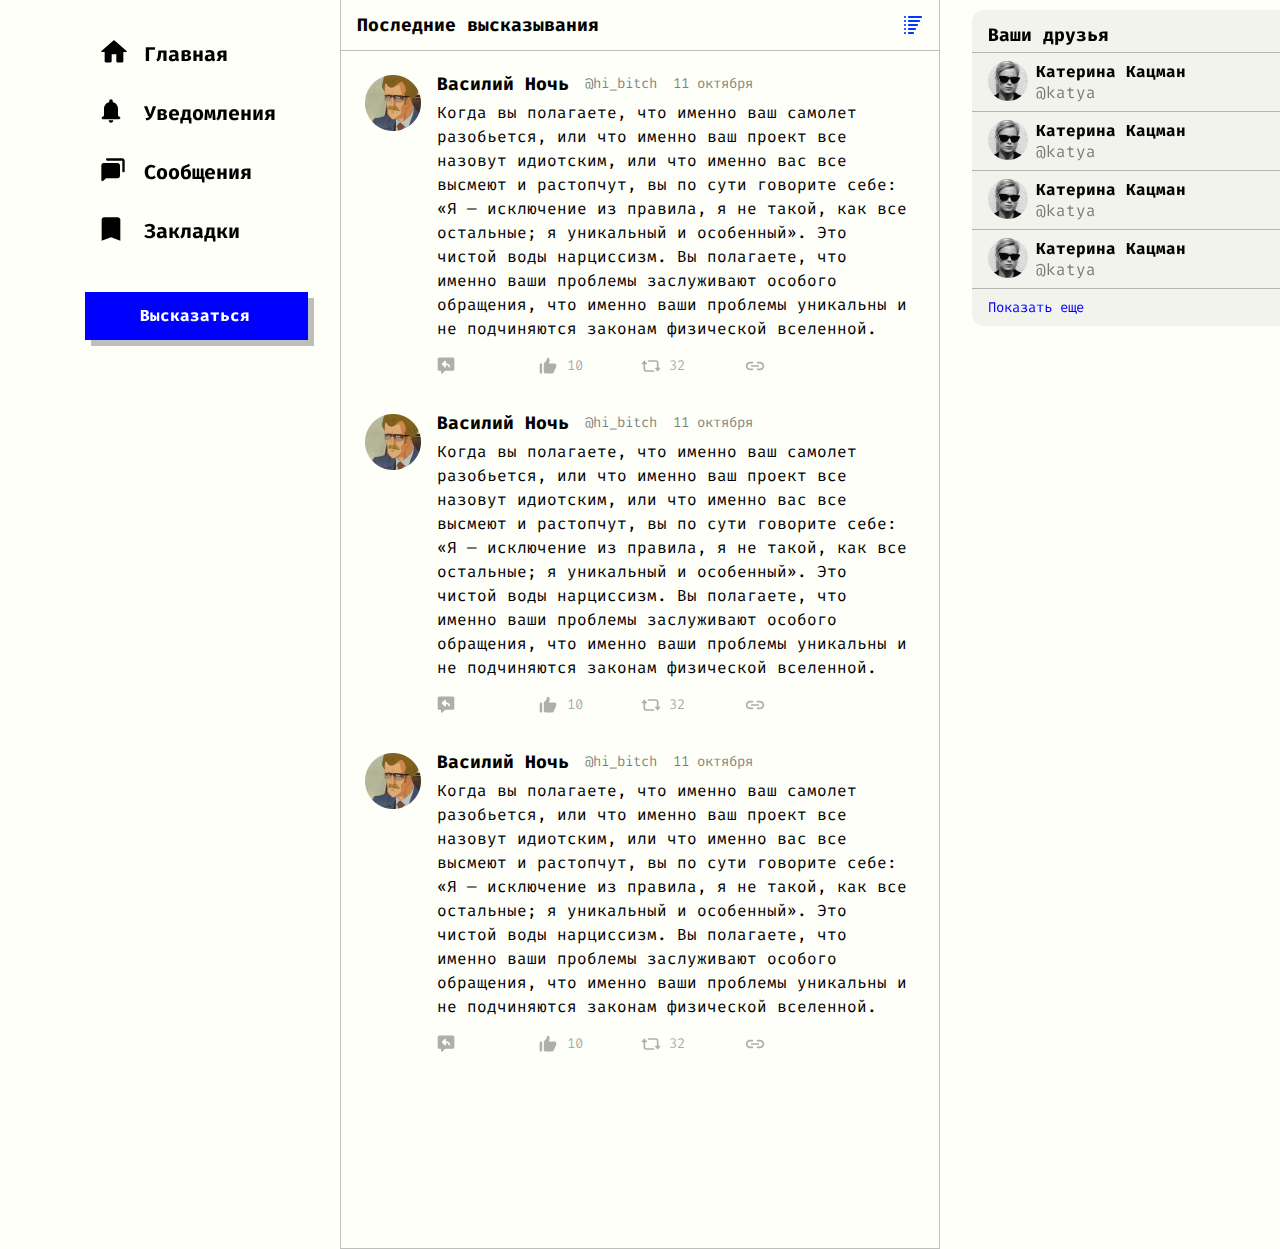
<file: index.html>
<!DOCTYPE html>
<html lang="ru" dir="ltr">
<head>
  <meta charset="utf-8">
  <title>Twi-teller</title>
  <link rel="stylesheet" href="css/main.css">
</head>
<body>

  <nav>
    <ul class="nav__menu">
      <li>
        <a href="#">
        <div class="nav__menu__icon nav__menu__icon--home"></div>
        Главная
        </a>
      </li>
      <li>
        <a href="#">
        <div class="nav__menu__icon nav__menu__icon--bell"></div>
        Уведомления
        </a>
      </li>
      <li>
        <a href="#">
        <div class="nav__menu__icon nav__menu__icon--chat"></div>
        Сообщения
        </a>
      </li>
      <li>
        <a href="#">
        <div class="nav__menu__icon nav__menu__icon--book"></div>
        Закладки
        </a>
      </li>
    </ul>
    <a href="#" id="add">Высказаться</a>
  </nav>

  <main>
    <header class="main__header">
      <h2>Последние высказывания</h2>
      <img src="img/sort.svg" alt="">
    </header>

    <article class="tweet">
      <img class="tweet__ava" src="img/avatars/vasya.png" alt="Аватарка">
      <div class="tweet__body">
        <header class="tweet__body__header">
          <h3>Василий Ночь</h3>
          <a href="#">@hi_bitch</a>
          <a href="#">11 октября</a>
        </header>
        <p>Когда вы полагаете, что именно ваш самолет разобьется, или что именно ваш проект все назовут идиотским, или что именно вас все высмеют и растопчут, вы по сути говорите себе: «Я — исключение из правила, я не такой, как все остальные; я уникальный и особенный». Это чистой воды нарциссизм. Вы полагаете, что именно ваши проблемы заслуживают особого обращения, что именно ваши проблемы уникальны и не подчиняются законам физической вселенной.</p>
        <ul class="tweet__body__actions">
          <li>
            <img src="img/icons/reply.svg" alt="">
          </li>
          <li>
            <img src="img/icons/like.svg" alt="">
            <span>10</span>
          </li>
          <li>
            <img src="img/icons/repost.svg" alt="">
            <span>32</span>
          </li>
          <li>
            <img src="img/icons/link.svg" alt="">
          </li>
        </ul>
      </div>
    </article>

    <article class="tweet">
      <img class="tweet__ava" src="img/avatars/vasya.png" alt="Аватарка">
      <div class="tweet__body">
        <header class="tweet__body__header">
          <h3>Василий Ночь</h3>
          <a href="#">@hi_bitch</a>
          <a href="#">11 октября</a>
        </header>
        <p>Когда вы полагаете, что именно ваш самолет разобьется, или что именно ваш проект все назовут идиотским, или что именно вас все высмеют и растопчут, вы по сути говорите себе: «Я — исключение из правила, я не такой, как все остальные; я уникальный и особенный». Это чистой воды нарциссизм. Вы полагаете, что именно ваши проблемы заслуживают особого обращения, что именно ваши проблемы уникальны и не подчиняются законам физической вселенной.</p>
        <ul class="tweet__body__actions">
          <li>
            <img src="img/icons/reply.svg" alt="">
          </li>
          <li>
            <img src="img/icons/like.svg" alt="">
            <span>10</span>
          </li>
          <li>
            <img src="img/icons/repost.svg" alt="">
            <span>32</span>
          </li>
          <li>
            <img src="img/icons/link.svg" alt="">
          </li>
        </ul>
      </div>
    </article>

    <article class="tweet">
      <img class="tweet__ava" src="img/avatars/vasya.png" alt="Аватарка">
      <div class="tweet__body">
        <header class="tweet__body__header">
          <h3>Василий Ночь</h3>
          <a href="#">@hi_bitch</a>
          <a href="#">11 октября</a>
        </header>
        <p>Когда вы полагаете, что именно ваш самолет разобьется, или что именно ваш проект все назовут идиотским, или что именно вас все высмеют и растопчут, вы по сути говорите себе: «Я — исключение из правила, я не такой, как все остальные; я уникальный и особенный». Это чистой воды нарциссизм. Вы полагаете, что именно ваши проблемы заслуживают особого обращения, что именно ваши проблемы уникальны и не подчиняются законам физической вселенной.</p>
        <ul class="tweet__body__actions">
          <li>
            <img src="img/icons/reply.svg" alt="">
          </li>
          <li>
            <img src="img/icons/like.svg" alt="">
            <span>10</span>
          </li>
          <li>
            <img src="img/icons/repost.svg" alt="">
            <span>32</span>
          </li>
          <li>
            <img src="img/icons/link.svg" alt="">
          </li>
        </ul>
      </div>
    </article>
  </main>

  <aside>
    <ul>
      <li>
        <h2>Ваши друзья</h2>
      </li>
      <li>
        <a href="#">
          <img src="img/avatars/inna.png" alt="" class="aside__li__img">
          Катерина Кацман
          <span>@katya</span>
        </a>
      </li>
      <li>
        <a href="#">
          <img src="img/avatars/inna.png" alt="" class="aside__li__img">
          Катерина Кацман
          <span>@katya</span>
        </a>
      </li>
      <li>
        <a href="#">
          <img src="img/avatars/inna.png" alt="" class="aside__li__img">
          Катерина Кацман <br>
          <span>@katya</span>
        </a>
      </li>
      <li>
        <a href="#">
          <img src="img/avatars/inna.png" alt="" class="aside__li__img">
          Катерина Кацман <br>
          <span>@katya</span>
        </a>
      </li>
      <li>
        <a href="#" id="show_more">Показать еще</a>
      </li>
    </ul>
  </aside>

</body>
</html>
</file>
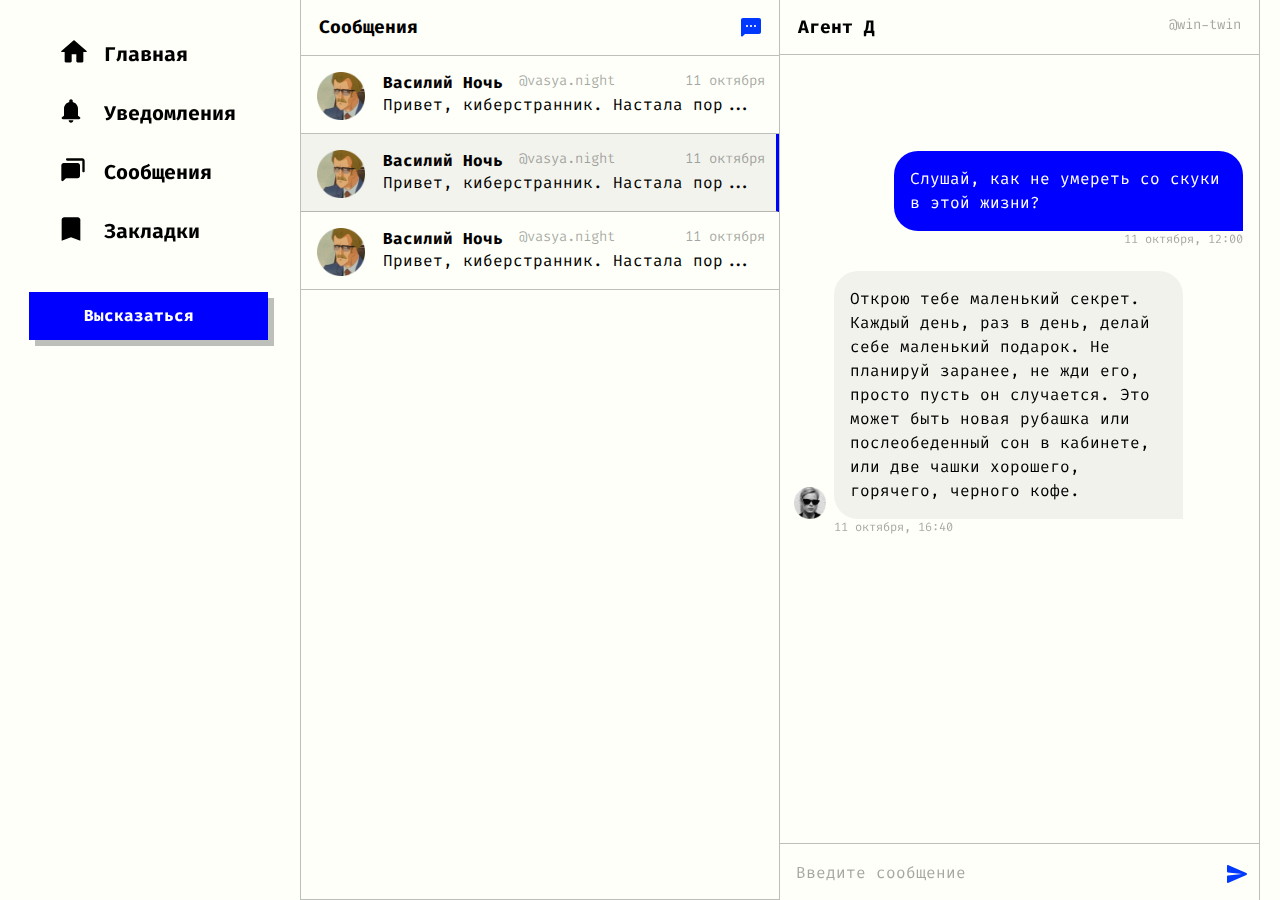
<file: chat.html>
<!DOCTYPE html>
<html lang="ru" dir="ltr">
<head>
  <meta charset="utf-8">
  <title>Чаты</title>
  <link rel="stylesheet" href="css/chats.css">
</head>
<body>

  <nav>
    <ul class="nav__menu">
      <li>
        <a href="#">
        <div class="nav__menu__icon nav__menu__icon--home"></div>
        Главная
        </a>
      </li>
      <li>
        <a href="#">
        <div class="nav__menu__icon nav__menu__icon--bell"></div>
        Уведомления
        </a>
      </li>
      <li>
        <a href="#">
        <div class="nav__menu__icon nav__menu__icon--chat"></div>
        Сообщения
        </a>
      </li>
      <li>
        <a href="#">
        <div class="nav__menu__icon nav__menu__icon--book"></div>
        Закладки
        </a>
      </li>
    </ul>
    <a href="#" id="add">Высказаться</a>
  </nav>

  <main>
    <div class="header">
      <h2>Сообщения</h2>
      <img src="img/icons/chats.svg" alt="Чат">
    </div>

    <a href="#">
    <article class="">
      <img src="img/avatars/vasya.png" alt="Аватар">
      <ul>
        <li>
          <h2>Василий Ночь</h2>
        </li>
        <li>
          <a href="#" class="link">@vasya.night</a>
        </li>
        <li class="date">
          <a href="#" class="link">11 октября</a>
        </li>
        <li>
          <p><a href="#">Привет, киберстранник. Настала пор...</a></p>
        </li>
      </ul>
    </article>
    </a>

    <a href="#">
    <article class="selected">
      <img src="img/avatars/vasya.png" alt="Аватар">
      <ul>
        <li>
          <h2>Василий Ночь</h2>
        </li>
        <li>
          <a href="#" class="link">@vasya.night</a>
        </li>
        <li class="date">
          <a href="#" class="link">11 октября</a>
        </li>
        <li>
          <p><a href="#">Привет, киберстранник. Настала пор...</a></p>
        </li>
      </ul>
    </article>
    </a>

    <a href="#">
    <article class="">
      <img src="img/avatars/vasya.png" alt="Аватар">
      <ul>
        <li>
          <h2>Василий Ночь</h2>
        </li>
        <li>
          <a href="#" class="link">@vasya.night</a>
        </li>
        <li class="date">
          <a href="#" class="link">11 октября</a>
        </li>
        <li>
          <p><a href="#">Привет, киберстранник. Настала пор...</a></p>
        </li>
      </ul>
    </article>
    </a>
  </main>

  <aside class="">
    <div class="header">
      <h2>Агент Д</h2>
      <a href="#" class="link">@win-twin</a>
    </div>

    <div class="type">
      <form class="" action="index.html" method="post">
        <input type="text" name="Message" placeholder="Введите сообщение">
        <button type="submit" name="button"><img src="img/icons/send.svg" alt=""></button>
      </form>
    </div>

    <div class="blue_message">
      <p>Слушай, как не умереть со скуки в&nbsp;этой жизни?</p>
      <p id="first_date">11 октября, 12:00</p>
    </div>

    <div class="grey_message">

      <p>Открою тебе маленький секрет. Каждый день, раз в день, делай себе маленький подарок. Не планируй заранее, не жди его, просто пусть он случается. Это может быть новая рубашка или послеобеденный сон в кабинете, или две чашки хорошего, горячего, черного кофе.</p>
      <p id="second_date">11 октября, 16:40</p>
      <img src="img/avatars/inna.png" alt="Аватар" id="message_avatar">
    </div>
  </aside>
</body>
</html>
</file>
<file: css/main.css>
@import url('https://fonts.googleapis.com/css?family=Fira+Code:400,700&display=swap&subset=cyrillic');

@import "reset.css";

:root {
  --border: rgba(0, 0, 0, 0.25);
  --text-gray: rgba(0, 0, 0, 0.5);
}

* {
  -webkit-font-smoothing: antialiased;
  -moz-osx-font-smoothing: grayscale;
  box-sizing: border-box;
}

body {
  font-family: 'Fira Code', monospace;
  background-color: #FDFFF8;
}

main {
  width: 600px;
  height: 100%;
  margin: 0 auto;
  border-left: 1px solid var(--border);
  border-right: 1px solid var(--border);
  border-bottom: 1px solid var(--border);
  padding-bottom: 20vh;
}

.main__header {
  padding: 16px;
  font-size: 18px;
  font-weight: bold;
  display: flex;
  justify-content: space-between;
  border-bottom: 1px solid var(--border);
}

.tweet {
  display: flex;
  padding: 24px 32px 16px 24px;

}

.tweet__ava {
  width: 56px;
  height: 56px;
  margin-right: 16px;
}

.tweet__body__header h3 {
  font-size: 18px;
  font-weight: bold;
}

.tweet__body__actions {
  display: flex;
}

.tweet__body__actions li {
  margin-right: 84px;
  font-size: 14px;
  color: rgba(0, 0, 0, 0.35);
  display: flex;
  align-items: center;
  position: relative;
}
.tweet__body__actions li span {
  position: absolute;
  left: 28px;
}

.tweet__body__header {
  display: flex;
  align-items: center;
}

.tweet__body__header * {
  margin-right: 16px;
}

.tweet__body__header a {
  font-size: 14px;
  text-decoration: none;
  color: var(--text-gray);
}

.tweet__body p {
  font-size: 16px;
  line-height: 24px;
  padding: 8px 0 16px;
}



/*
Navigation
*/

nav {
  position: fixed;
  left: calc((100vw - 600px) / 2);
  transform: translate(-100%);
  padding: 24px 32px 0 0;
}

.nav__menu li:hover .nav__menu__icon{
  background-color: blue;
}

.nav__menu__icon {
  height: 27px;
  width: 27px;
  background-color: black;
  transition: all 0.15s ease-in;
  margin-right: 16px;
}

.nav__menu__icon--home {
  mask: url(../img/icons/home.svg);
  -webkit-mask: url(../img/icons/home.svg);
  mask-repeat: no-repeat;
  -webkit-mask-repeat: no-repeat;
}

.nav__menu__icon--bell {
  mask: url(../img/icons/notif.svg);
  -webkit-mask: url(../img/icons/notif.svg);
  mask-repeat: no-repeat;
  -webkit-mask-repeat: no-repeat;
}

.nav__menu__icon--chat {
  mask: url(../img/icons/messages.svg);
  -webkit-mask: url(../img/icons/messages.svg);
  mask-repeat: no-repeat;
  -webkit-mask-repeat: no-repeat;
}

.nav__menu__icon--book {
  mask: url(../img/icons/bookmarks.svg);
  -webkit-mask: url(../img/icons/bookmarks.svg);
  mask-repeat: no-repeat;
  -webkit-mask-repeat: no-repeat;
}

.nav__menu li a {
  display: inline-flex;
  align-items: center;
  font-size: 20px;
  font-weight: bold;
  text-decoration: none;
  padding: 16px 32px 16px 16px;
  color: black;
  transition: all 0.15s ease-in;
}

.nav__menu li:hover a {
  color: blue;
}

#add {
  display: block;
  font-size: 16px;
  font-weight: bold;
  color: white;
  background-color: blue;
  padding: 16px 55px;
  margin-top: 32px;
  box-shadow: 6px 6px 0px rgba(0, 0, 0, 0.25);
  text-decoration: none;
  transition: all 0.05s ease-in;
}

#add:hover {
  filter: brightness(1.5);
}



/*
Friends
*/

aside {
  width: 320px;
  position: fixed;
  top: 10px;
  right: calc((100vw - 600px) / 2);
  transform: translate(352px);
  margin-left: 32px;
  padding: 8px 0 0px 0px;
  background-color: rgba(25, 25, 25, 0.05);
  border-radius: 12px;
}

aside li {
  border-bottom: 1px solid var(--border);
  padding: 8px 16px;
}

aside li:last-child {
  border-bottom: none;
}

.aside__li__img {
  height: 40px;
  width: 40px;
  position: absolute;
  transform: translate(-48px);
}

aside h2 {
  font-size: 18px;
  font-weight: bold;
}

aside a {
  text-decoration: none;
  color: black;
  font-weight: bold;
  font-size: 16px;
  line-height: 21px;
  display: flex;
  flex-direction: column;
  flex-wrap: wrap;
  transform: translate(48px);
}

aside span {
  color: var(--text-gray);
  font-weight: normal;
}

li {
  list-style-type: none;
}

#show_more {
  color: blue;
  font-weight: normal;
  transform: translate(0px);
  font-size: 14px;
}
</file>
<file: css/chats.css>
@import url('https://fonts.googleapis.com/css?family=Fira+Code:400,700&display=swap&subset=cyrillic');

@import "reset.css";

:root {
  --border: rgba(0, 0, 0, 0.25);
  --text-grey: rgba(0, 0, 0, 0.35);
}

* {
  -webkit-font-smoothing: antialiased;
  -moz-osx-font-smoothing: greyscale;
  box-sizing: border-box;
}

body {
  font-family: 'Fira Code', monospace;
  background-color: #FDFFF8;
}

a {
  text-decoration: none;
}

main {
  width: 480px;
  height: 100vh;
  margin: 0 auto;
  transform: translate(-100px);
  border-left: 1px solid var(--border);
  border-right: 1px solid var(--border);
  border-bottom: 1px solid var(--border);
  padding-bottom: 20vh;
}

.header {
  padding: 18px;
  border-bottom: 1px solid var(--border);
  display: flex;
  flex-direction: row;
  justify-content: space-between;
}

article {
  border-bottom: 1px solid var(--border);
  padding: 16px;
}

article ul {
  display: flex;
  flex-direction: row;
  justify-content: space-between;
  flex-wrap: wrap;
  transform: translate(66px);
  width: 382px;
}

.date {
  margin-left: auto;
}

article img {
  weight: 48px;
  height: 48px;
  position: absolute;
  transform: translate(0px);
}

article h2 {
  line-height: 21px;
}

article p {
  font-size: 16px;
  line-height: 24px;
}

li a:first-child {
  margin-left: 16px;
}

h2 {
  font-weight: bold;
  font-size: 18px;
}

article h2 {
  font-size: 16px;
}

article a {
  font-size: 14px;
  color: black;
}

article p a {
  font-size: 16px;
  color: black;
  margin-left: 0px !important;
}

.link {
  color: var(--text-grey);
  font-size: 14px;
}

.selected {
  background-color: #F2F3ED;
  border-right: 3px solid blue;
}

/* Navigation */
nav {
  position: fixed;
  left: calc((100vw - 680px) / 2);
  transform: translate(-100%);
  padding: 24px 32px 0 0;
}

.nav__menu li:hover .nav__menu__icon{
  background-color: blue;
}

.nav__menu__icon {
  height: 27px;
  width: 27px;
  background-color: black;
  transition: all 0.15s ease-in;
  margin-right: 16px;
}

.nav__menu__icon--home {
  mask: url(../img/icons/home.svg);
  -webkit-mask: url(../img/icons/home.svg);
  mask-repeat: no-repeat;
  -webkit-mask-repeat: no-repeat;
}

.nav__menu__icon--bell {
  mask: url(../img/icons/notif.svg);
  -webkit-mask: url(../img/icons/notif.svg);
  mask-repeat: no-repeat;
  -webkit-mask-repeat: no-repeat;
}

.nav__menu__icon--chat {
  mask: url(../img/icons/messages.svg);
  -webkit-mask: url(../img/icons/messages.svg);
  mask-repeat: no-repeat;
  -webkit-mask-repeat: no-repeat;
}

.nav__menu__icon--book {
  mask: url(../img/icons/bookmarks.svg);
  -webkit-mask: url(../img/icons/bookmarks.svg);
  mask-repeat: no-repeat;
  -webkit-mask-repeat: no-repeat;
}

.nav__menu li a {
  display: inline-flex;
  align-items: center;
  font-size: 20px;
  font-weight: bold;
  text-decoration: none;
  padding: 16px 32px 16px 16px;
  color: black;
  transition: all 0.15s ease-in;
}

.nav__menu li:hover a {
  color: blue;
}

#add {
  display: block;
  font-size: 16px;
  font-weight: bold;
  color: white;
  background-color: blue;
  padding: 16px 55px;
  margin-top: 32px;
  box-shadow: 6px 6px 0px rgba(0, 0, 0, 0.25);
  text-decoration: none;
  transition: all 0.05s ease-in;
}

#add:hover {
  filter: brightness(1.5);
}

/* Messages */
aside {
  width: 480px;
  height: 100vh;
  position: fixed;
  top: 0px;
  right: calc((100vw - 280px) / 2);
  transform: translate(100%);
  border-right: 1px solid var(--border);
}

.type {
  position: fixed;
  bottom: 0px;
  border-top: 1px solid var(--border);
}

input {
  border: 0;
  height: 56px;
  width: 479px;
  padding: 16px 48px 16px 16px;
  background-color: #FDFFF8;
}

::placeholder {
  font-size: 16px;
  color: var(--text-grey);
  font-family: 'Fira Code', monospace;
}

input {
  font-size: 16px;
  font-family: 'Fira Code', monospace;
}

button {
  height: 18px;
  width: 20px;
  background: none;
  border: 0;
  position: fixed;
  bottom: 18px;
  right: 18px;
  cursor: pointer;
}

.blue_message {
  display: flex;
  flex-direction: column;
  align-items: flex-end;
  margin-right: 16px;
  margin-top: 96px;
}

.blue_message p:first-child {
  width: 349px;
  border-radius: 24px 24px 0px 24px;
  padding: 16px;
  background-color: blue;
  color: white;
  font-size: 16px;
  line-height: 24px;
}

#first_date {
  font-size: 12px;
  line-height: 16px;
  color: var(--text-grey);
}

.grey_message {
  display: flex;
  flex-direction: column;
  align-items: flex-start;
  margin-left: 54px;
}

.grey_message p:first-child {
  width: 349px;
  border-radius: 24px 24px 0px 24px;
  padding: 16px;
  background: rgba(0, 0, 0, 0.05);
  color: black;
  font-size: 16px;
  line-height: 24px;
  margin-top: 24px;
}

#second_date {
  font-size: 12px;
  line-height: 16px;
  color: var(--text-grey);
}

#message_avatar {
  position: relative;
  width: 32px;
  height: 32px;
  bottom: 0;
  transform: translate(-40px, -48px);
}
</file>
